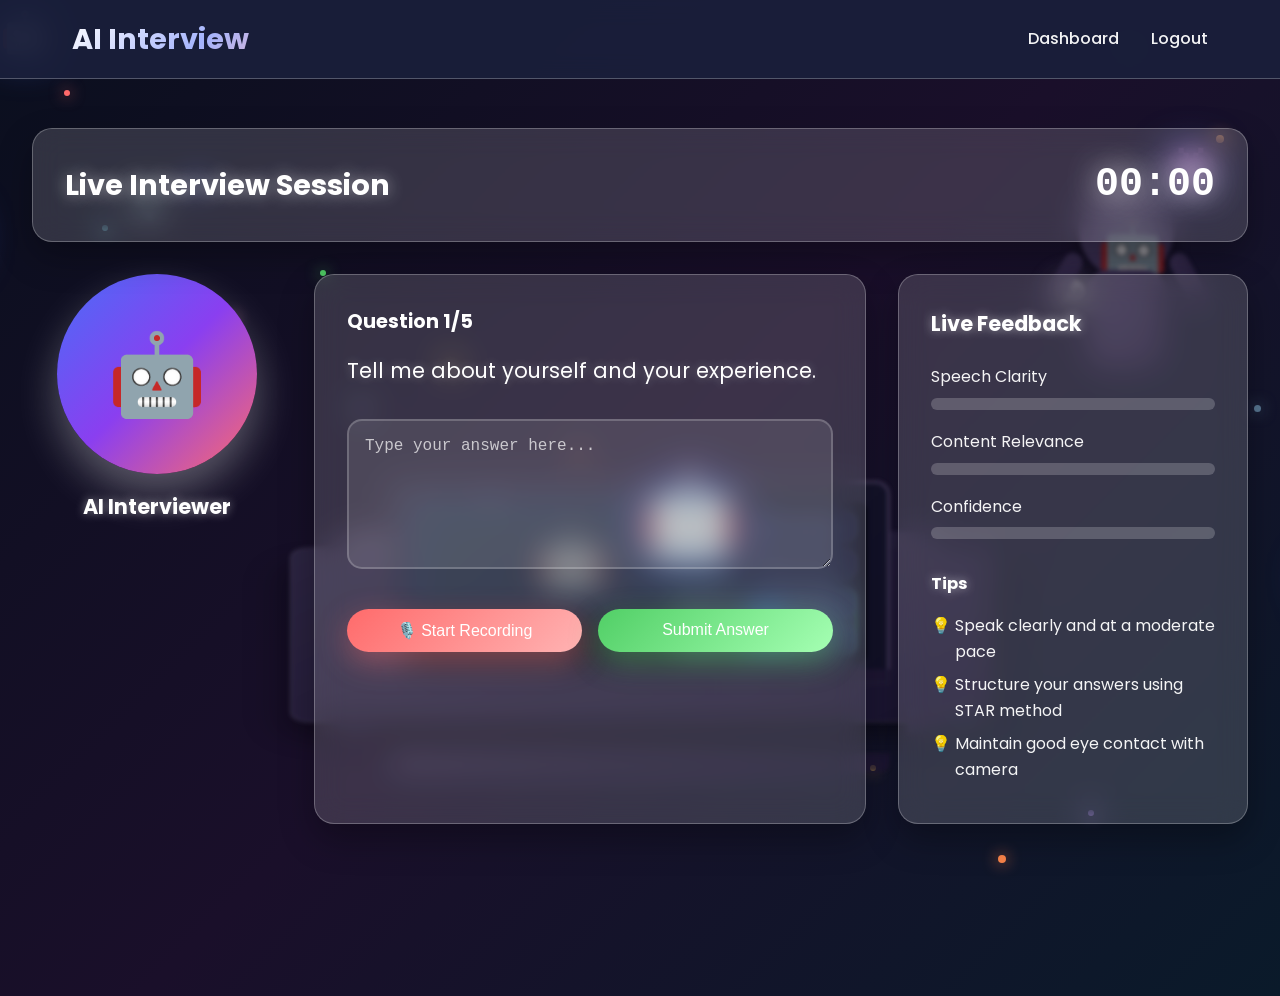
<file: interview.html>
<!DOCTYPE html>
<html lang="en">
<head>
    <meta charset="UTF-8">
    <meta name="viewport" content="width=device-width, initial-scale=1.0">
    <title>Interview Session - AI Interview Simulator</title>
    <link rel="stylesheet" href="css/style.css">
    <link href="https://fonts.googleapis.com/css2?family=Poppins:wght@300;400;500;600;700&display=swap" rel="stylesheet">
</head>
<body>
    <!-- Animated Interview Scene Background - Moving Robots and Colored Dots -->
    <div class="bg-3d">
        <!-- Moving Colored Dots Background -->
        <div class="dots-3d">
            <div class="dot"></div>
            <div class="dot"></div>
            <div class="dot"></div>
            <div class="dot"></div>
            <div class="dot"></div>
            <div class="dot"></div>
            <div class="dot"></div>
            <div class="dot"></div>
            <div class="dot"></div>
            <div class="dot"></div>
            <div class="dot"></div>
            <div class="dot"></div>
            <div class="dot"></div>
            <div class="dot"></div>
            <div class="dot"></div>
            <div class="dot"></div>
            <div class="dot"></div>
            <div class="dot"></div>
            <div class="dot"></div>
            <div class="dot"></div>
        </div>
        
        <!-- Moving Robots -->
        <div class="moving-robot robot-1">🤖</div>
        <div class="moving-robot robot-2">👾</div>
        <div class="moving-robot robot-3">🤖</div>
        <div class="moving-robot robot-small">🤖</div>
        <div class="moving-robot robot-small">👾</div>
        
        <!-- Robot Interview Scene - Less Blur -->
        <div class="robot-interview-scene">
            <div class="interview-room-blurred">
                <div class="desk-3d-blurred">
                    <div class="desk-top-blurred"></div>
                    <div class="desk-leg-blurred left"></div>
                    <div class="desk-leg-blurred right"></div>
                </div>
                <div class="laptop-3d-blurred">
                    <div class="laptop-screen-blurred">
                        <div class="video-call-blurred">
                            <div class="interviewer-video-blurred"></div>
                            <div class="candidate-video-blurred"></div>
                            <div class="chat-messages-blurred">
                                <div class="chat-bubble-blurred">Tell me about yourself</div>
                                <div class="chat-bubble-blurred">Why this role?</div>
                                <div class="chat-bubble-blurred">Your strengths?</div>
                                <div class="chat-bubble-blurred">Teamwork experience?</div>
                            </div>
                        </div>
                    </div>
                    <div class="laptop-base-blurred"></div>
                </div>
                <div class="robot-assistant-blurred">
                    <div class="robot-head-blurred"></div>
                    <div class="robot-body-blurred"></div>
                    <div class="robot-arm-blurred left"></div>
                    <div class="robot-arm-blurred right"></div>
                </div>
                <div class="floating-icons-blurred">
                    <div class="icon-3d-blurred">🎙️</div>
                    <div class="icon-3d-blurred">💬</div>
                </div>
            </div>
        </div>
    </div>

    <nav class="navbar">
        <div class="nav-container">
            <div class="logo">
                <h1>AI Interview<span>Smart</span></h1>
            </div>
            <div class="nav-menu">
                <a href="dashboard.html">Dashboard</a>
                <a href="#" id="logoutBtn">Logout</a>
            </div>
        </div>
    </nav>

    <div class="interview-container">
        <div class="interview-header glass-card">
            <h2>Live Interview Session</h2>
            <div class="interview-timer" id="timer">00:00</div>
        </div>

        <div class="interview-main">
            <!-- AI Avatar Section -->
            <div class="ai-avatar">
                <div class="avatar-circle">
                    <span class="avatar-emoji">🤖</span>
                </div>
                <h3>AI Interviewer</h3>
            </div>

            <!-- Question Section -->
            <div class="question-section glass-card">
                <div class="current-question">
                    <h3 id="questionHeader">Question 1/5</h3>
                    <p id="questionText">Tell me about yourself and your experience.</p>
                </div>

                <!-- Answer Section -->
                <div class="answer-section">
                    <textarea id="answerInput" placeholder="Type your answer here..."></textarea>
                    
                    <div class="answer-controls">
                        <button id="startRecording" class="btn-record">
                            <span class="record-icon">🎙️</span> Start Recording
                        </button>
                        <button id="submitAnswer" class="btn-submit">Submit Answer</button>
                    </div>

                    <div class="recording-status" id="recordingStatus" style="display: none;">
                        <span class="recording-dot"></span>
                        <span>Recording in progress... Speak clearly</span>
                    </div>
                </div>
            </div>

            <!-- Feedback Panel -->
            <div class="feedback-panel glass-card">
                <h3>Live Feedback</h3>
                <div class="feedback-metrics">
                    <div class="metric">
                        <label>Speech Clarity</label>
                        <div class="progress-bar">
                            <div class="progress" id="clarityProgress" style="width: 0%"></div>
                        </div>
                    </div>
                    <div class="metric">
                        <label>Content Relevance</label>
                        <div class="progress-bar">
                            <div class="progress" id="relevanceProgress" style="width: 0%"></div>
                        </div>
                    </div>
                    <div class="metric">
                        <label>Confidence</label>
                        <div class="progress-bar">
                            <div class="progress" id="confidenceProgress" style="width: 0%"></div>
                        </div>
                    </div>
                </div>
                <div class="feedback-tips">
                    <h4>Tips</h4>
                    <ul id="feedbackTips">
                        <li>Speak clearly and at a moderate pace</li>
                        <li>Structure your answers using STAR method</li>
                        <li>Maintain good eye contact with camera</li>
                    </ul>
                </div>
            </div>
        </div>
    </div>

    <!-- JavaScript Files -->
    <script src="js/auth.js"></script>
    <script src="js/interview.js"></script>
</body>
</html>
</file>
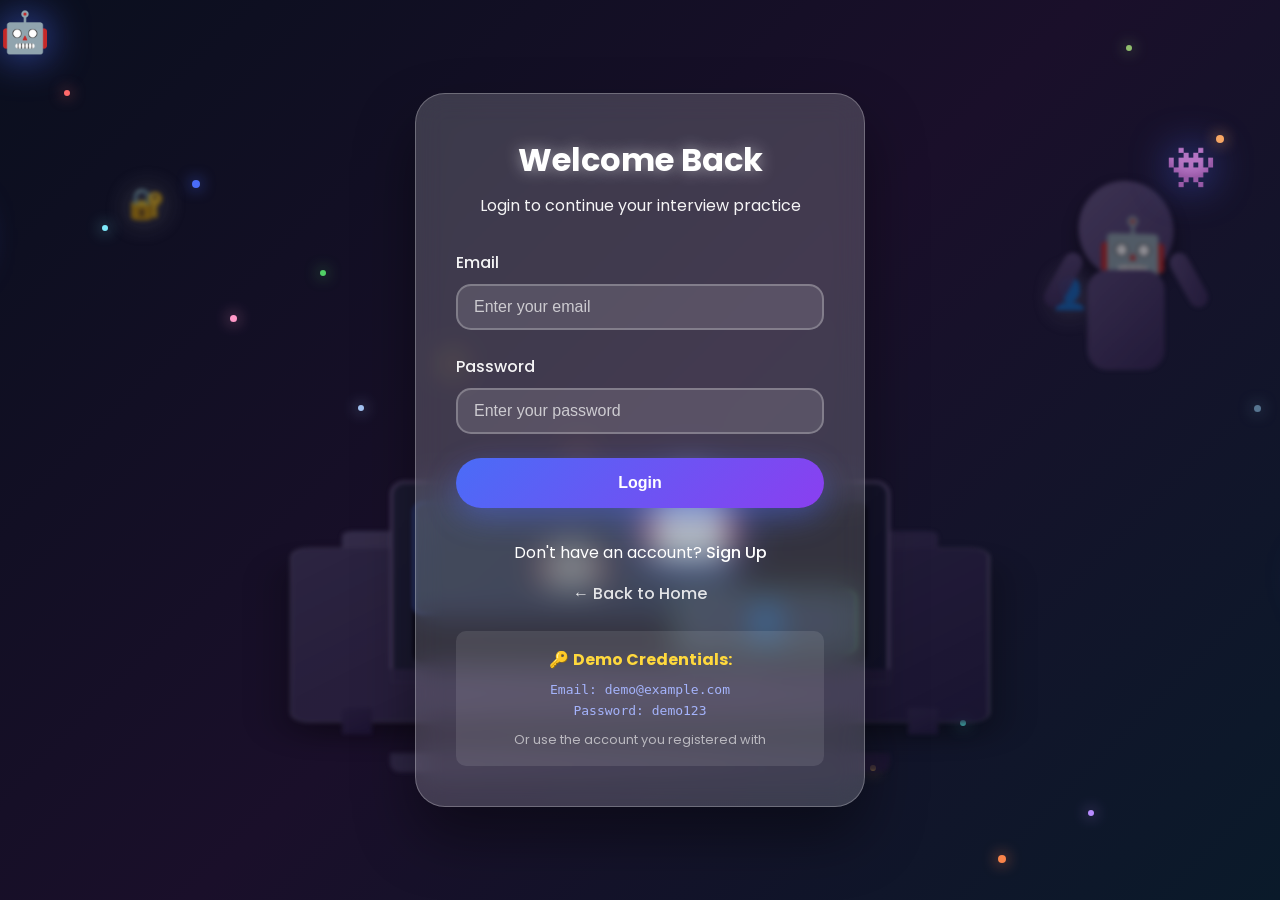
<file: login.html>
<!DOCTYPE html>
<html lang="en">
<head>
    <meta charset="UTF-8">
    <meta name="viewport" content="width=device-width, initial-scale=1.0">
    <title>Login - AI Interview Simulator</title>
    <link rel="stylesheet" href="css/style.css">
    <link href="https://fonts.googleapis.com/css2?family=Poppins:wght@300;400;500;600;700&display=swap" rel="stylesheet">
  
</head>
<body>
    <!-- Animated Interview Scene Background - Moving Robots and Colored Dots -->
    <div class="bg-3d">
        <!-- Moving Colored Dots Background -->
        <div class="dots-3d">
            <div class="dot"></div>
            <div class="dot"></div>
            <div class="dot"></div>
            <div class="dot"></div>
            <div class="dot"></div>
            <div class="dot"></div>
            <div class="dot"></div>
            <div class="dot"></div>
            <div class="dot"></div>
            <div class="dot"></div>
            <div class="dot"></div>
            <div class="dot"></div>
            <div class="dot"></div>
            <div class="dot"></div>
            <div class="dot"></div>
            <div class="dot"></div>
            <div class="dot"></div>
            <div class="dot"></div>
            <div class="dot"></div>
            <div class="dot"></div>
        </div>
        
        <!-- Moving Robots -->
        <div class="moving-robot robot-1">🤖</div>
        <div class="moving-robot robot-2">👾</div>
        <div class="moving-robot robot-3">🤖</div>
        <div class="moving-robot robot-small">🤖</div>
        <div class="moving-robot robot-small">👾</div>
        
        <!-- Robot Interview Scene - Less Blur -->
        <div class="robot-interview-scene">
            <div class="interview-room-blurred">
                <div class="desk-3d-blurred">
                    <div class="desk-top-blurred"></div>
                    <div class="desk-leg-blurred left"></div>
                    <div class="desk-leg-blurred right"></div>
                </div>
                <div class="laptop-3d-blurred">
                    <div class="laptop-screen-blurred">
                        <div class="video-call-blurred">
                            <div class="interviewer-video-blurred"></div>
                            <div class="candidate-video-blurred"></div>
                        </div>
                    </div>
                    <div class="laptop-base-blurred"></div>
                </div>
                <div class="robot-assistant-blurred">
                    <div class="robot-head-blurred"></div>
                    <div class="robot-body-blurred"></div>
                    <div class="robot-arm-blurred left"></div>
                    <div class="robot-arm-blurred right"></div>
                </div>
                <div class="floating-icons-blurred">
                    <div class="icon-3d-blurred">🔐</div>
                    <div class="icon-3d-blurred">👤</div>
                </div>
            </div>
        </div>
    </div>

    <div class="auth-container">
        <div class="auth-box glass-card">
            <div class="auth-header">
                <h2>Welcome Back</h2>
                <p>Login to continue your interview practice</p>
            </div>
            
            <form id="loginForm" class="auth-form">
                <div class="form-group">
                    <label for="email">Email</label>
                    <input type="email" id="email" name="email" required placeholder="Enter your email">
                </div>
                <div class="form-group">
                    <label for="password">Password</label>
                    <input type="password" id="password" name="password" required placeholder="Enter your password">
                </div>
                
                <!-- Loading Spinner (hidden by default) -->
                <div id="loginLoading" class="loading-spinner" style="display: none; margin: 1rem auto;"></div>
                
                <button type="submit" class="btn-auth" id="loginBtn">Login</button>
            </form>
            
            <div class="auth-footer">
                <p>Don't have an account? <a href="register.html">Sign Up</a></p>
                <a href="index.html" class="back-home">← Back to Home</a>
            </div>

            <!-- Demo Credentials for testing -->
            <div class="demo-credentials" style="margin-top: 1.5rem; padding: 1rem; background: rgba(255,255,255,0.1); border-radius: 10px; text-align: center;">
                <p style="color: #ffd93d; margin-bottom: 0.5rem;">🔑 <strong>Demo Credentials:</strong></p>
                <code style="display: block; color: #a5b4fc;">Email: demo@example.com</code>
                <code style="display: block; color: #a5b4fc;">Password: demo123</code>
                <p style="font-size: 0.8rem; margin-top: 0.5rem; color: rgba(255,255,255,0.6);">Or use the account you registered with</p>
            </div>
        </div>
    </div>
    
    <!-- Toast Notification for errors/success -->
    <div id="toast" class="toast" style="display: none;"></div>
    
    <script src="js/auth.js"></script>
</body>
</html>
</file>
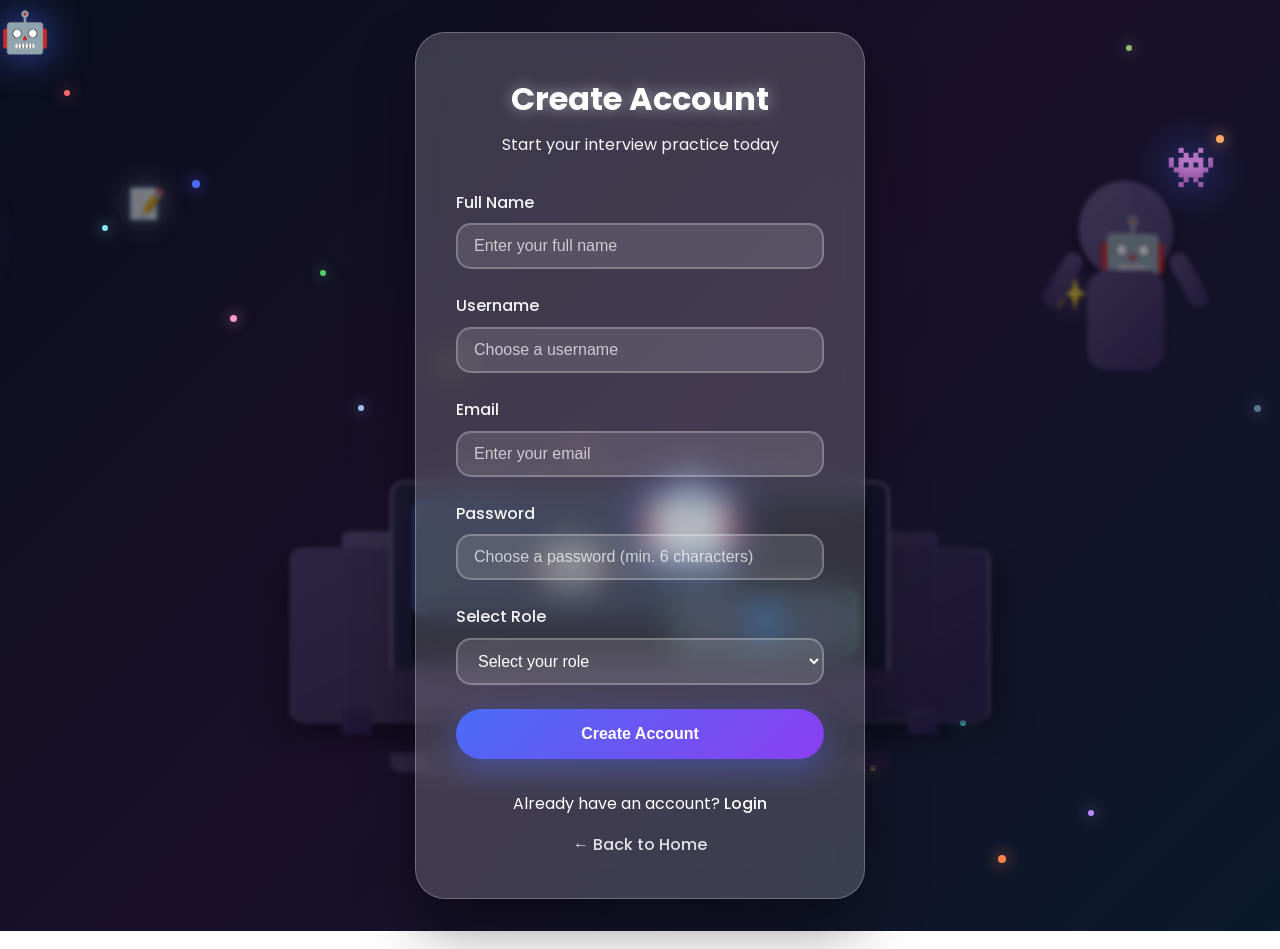
<file: register.html>
<!DOCTYPE html>
<html lang="en">
<head>
    <meta charset="UTF-8">
    <meta name="viewport" content="width=device-width, initial-scale=1.0">
    <title>Register - AI Interview Simulator</title>
    <link rel="stylesheet" href="css/style.css">
    <link href="https://fonts.googleapis.com/css2?family=Poppins:wght@300;400;500;600;700&display=swap" rel="stylesheet">
</head>
<body>
    <!-- Animated Interview Scene Background - Moving Robots and Colored Dots -->
    <div class="bg-3d">
        <!-- Moving Colored Dots Background -->
        <div class="dots-3d">
            <div class="dot"></div>
            <div class="dot"></div>
            <div class="dot"></div>
            <div class="dot"></div>
            <div class="dot"></div>
            <div class="dot"></div>
            <div class="dot"></div>
            <div class="dot"></div>
            <div class="dot"></div>
            <div class="dot"></div>
            <div class="dot"></div>
            <div class="dot"></div>
            <div class="dot"></div>
            <div class="dot"></div>
            <div class="dot"></div>
            <div class="dot"></div>
            <div class="dot"></div>
            <div class="dot"></div>
            <div class="dot"></div>
            <div class="dot"></div>
        </div>
        
        <!-- Moving Robots -->
        <div class="moving-robot robot-1">🤖</div>
        <div class="moving-robot robot-2">👾</div>
        <div class="moving-robot robot-3">🤖</div>
        <div class="moving-robot robot-small">🤖</div>
        <div class="moving-robot robot-small">👾</div>
        
        <!-- Robot Interview Scene - Less Blur -->
        <div class="robot-interview-scene">
            <div class="interview-room-blurred">
                <div class="desk-3d-blurred">
                    <div class="desk-top-blurred"></div>
                    <div class="desk-leg-blurred left"></div>
                    <div class="desk-leg-blurred right"></div>
                </div>
                <div class="laptop-3d-blurred">
                    <div class="laptop-screen-blurred">
                        <div class="video-call-blurred">
                            <div class="interviewer-video-blurred"></div>
                            <div class="candidate-video-blurred"></div>
                        </div>
                    </div>
                    <div class="laptop-base-blurred"></div>
                </div>
                <div class="robot-assistant-blurred">
                    <div class="robot-head-blurred"></div>
                    <div class="robot-body-blurred"></div>
                    <div class="robot-arm-blurred left"></div>
                    <div class="robot-arm-blurred right"></div>
                </div>
                <div class="floating-icons-blurred">
                    <div class="icon-3d-blurred">📝</div>
                    <div class="icon-3d-blurred">✨</div>
                </div>
            </div>
        </div>
    </div>

    <div class="auth-container">
        <div class="auth-box glass-card">
            <div class="auth-header">
                <h2>Create Account</h2>
                <p>Start your interview practice today</p>
            </div>
            <form id="registerForm" class="auth-form">
                <div class="form-group">
                    <label for="fullName">Full Name</label>
                    <input type="text" id="fullName" name="fullName" required placeholder="Enter your full name">
                </div>
                <div class="form-group">
                    <label for="username">Username</label>
                    <input type="text" id="username" name="username" required placeholder="Choose a username">
                </div>
                <div class="form-group">
                    <label for="email">Email</label>
                    <input type="email" id="email" name="email" required placeholder="Enter your email">
                </div>
                <div class="form-group">
                    <label for="password">Password</label>
                    <input type="password" id="password" name="password" required placeholder="Choose a password (min. 6 characters)" minlength="6">
                </div>
                <div class="form-group">
                    <label for="role">Select Role</label>
                    <select id="role" name="role" required>
                        <option value="" disabled selected>Select your role</option>
                        <option value="job_seeker">Job Seeker</option>
                        <option value="hiring_manager">Hiring Manager</option>
                    </select>
                </div>
                <button type="submit" class="btn-auth" id="registerBtn">Create Account</button>
            </form>
            <div class="auth-footer">
                <p>Already have an account? <a href="login.html">Login</a></p>
                <a href="index.html" class="back-home">← Back to Home</a>
            </div>
        </div>
    </div>
    
    <!-- Toast Notification for errors/success -->
    <div id="toast" class="toast" style="display: none;"></div>
    
    <script src="js/auth.js"></script>
</body>
</html>
</file>
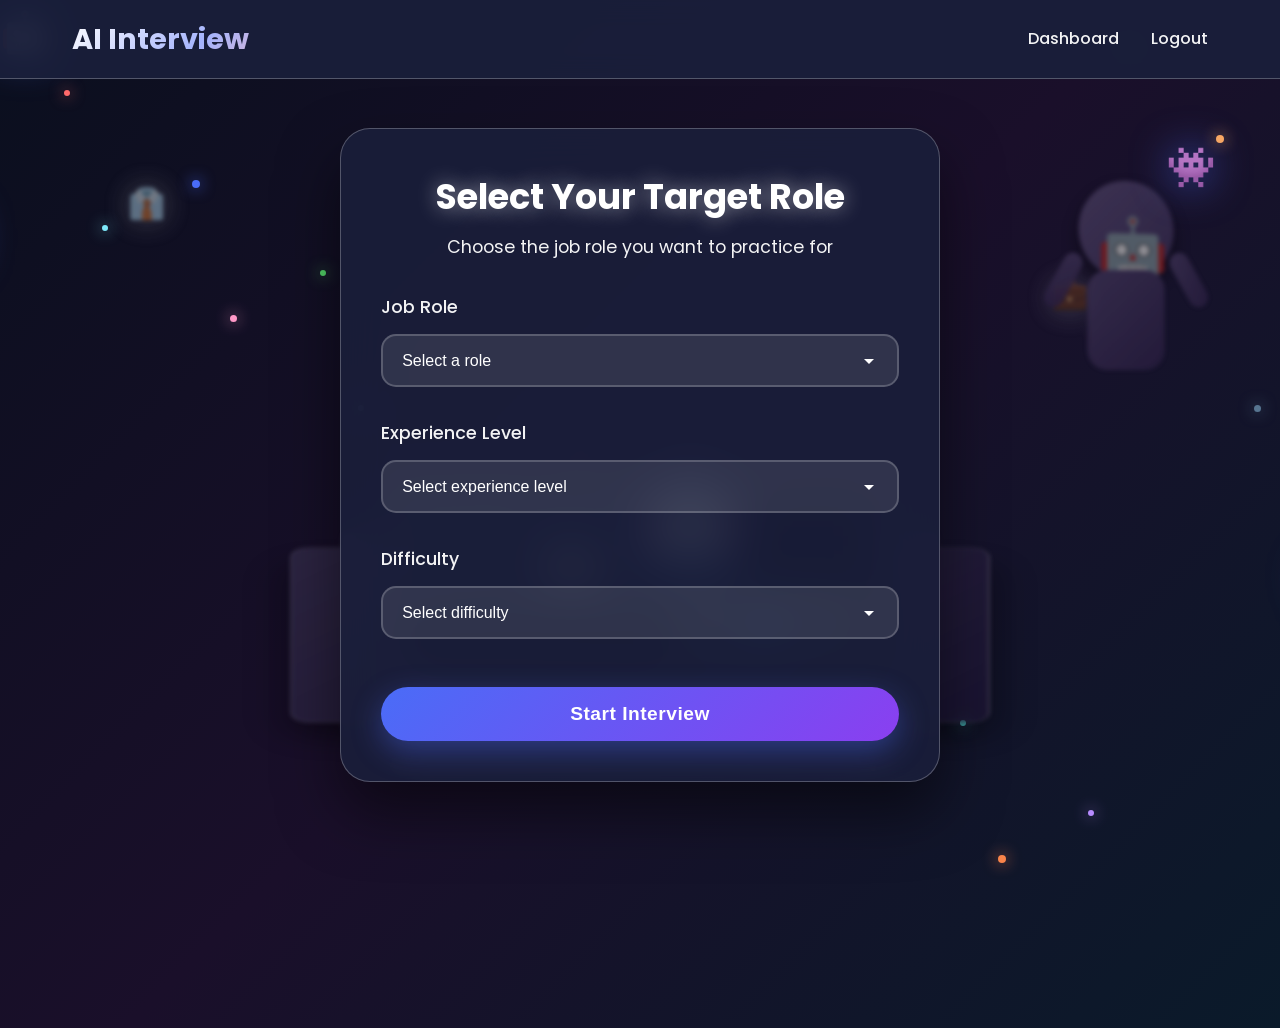
<file: role-select.html>
<!DOCTYPE html>
<html lang="en">
<head>
    <meta charset="UTF-8">
    <meta name="viewport" content="width=device-width, initial-scale=1.0">
    <title>Select Role - AI Interview Simulator</title>
    <link rel="stylesheet" href="css/style.css">
    <link href="https://fonts.googleapis.com/css2?family=Poppins:wght@300;400;500;600;700&display=swap" rel="stylesheet">
</head>
<body>
    <!-- Animated Interview Scene Background - Moving Robots and Colored Dots -->
    <div class="bg-3d">
        <!-- Moving Colored Dots Background -->
        <div class="dots-3d">
            <div class="dot"></div>
            <div class="dot"></div>
            <div class="dot"></div>
            <div class="dot"></div>
            <div class="dot"></div>
            <div class="dot"></div>
            <div class="dot"></div>
            <div class="dot"></div>
            <div class="dot"></div>
            <div class="dot"></div>
            <div class="dot"></div>
            <div class="dot"></div>
            <div class="dot"></div>
            <div class="dot"></div>
            <div class="dot"></div>
            <div class="dot"></div>
            <div class="dot"></div>
            <div class="dot"></div>
            <div class="dot"></div>
            <div class="dot"></div>
        </div>
        
        <!-- Moving Robots -->
        <div class="moving-robot robot-1">🤖</div>
        <div class="moving-robot robot-2">👾</div>
        <div class="moving-robot robot-3">🤖</div>
        <div class="moving-robot robot-small">🤖</div>
        <div class="moving-robot robot-small">👾</div>
        
        <!-- Robot Interview Scene - Less Blur -->
        <div class="robot-interview-scene">
            <div class="interview-room-blurred">
                <div class="desk-3d-blurred">
                    <div class="desk-top-blurred"></div>
                    <div class="desk-leg-blurred left"></div>
                    <div class="desk-leg-blurred right"></div>
                </div>
                <div class="laptop-3d-blurred">
                    <div class="laptop-screen-blurred">
                        <div class="video-call-blurred">
                            <div class="interviewer-video-blurred"></div>
                            <div class="candidate-video-blurred"></div>
                        </div>
                    </div>
                    <div class="laptop-base-blurred"></div>
                </div>
                <div class="robot-assistant-blurred">
                    <div class="robot-head-blurred"></div>
                    <div class="robot-body-blurred"></div>
                    <div class="robot-arm-blurred left"></div>
                    <div class="robot-arm-blurred right"></div>
                </div>
                <div class="floating-icons-blurred">
                    <div class="icon-3d-blurred">👔</div>
                    <div class="icon-3d-blurred">💼</div>
                </div>
            </div>
        </div>
    </div>

    <nav class="navbar">
        <div class="nav-container">
            <div class="logo">
                <h1>AI Interview<span>Smart</span></h1>
            </div>
            <div class="nav-menu">
                <a href="dashboard.html">Dashboard</a>
                <a href="#" id="logoutBtn">Logout</a>
            </div>
        </div>
    </nav>

    <div class="role-select-container glass-card">
        <h2>Select Your Target Role</h2>
        <p>Choose the job role you want to practice for</p>
        
        <form id="roleForm" class="role-form">
            <div class="form-group">
                <label for="jobRole">Job Role</label>
                <select id="jobRole" name="jobRole" required>
                    <option value="" disabled selected>Select a role</option>
                    <option value="frontend">Frontend Developer</option>
                    <option value="backend">Backend Developer</option>
                    <option value="fullstack">Full Stack Developer</option>
                    <option value="devops">DevOps Engineer</option>
                    <option value="data">Data Scientist</option>
                    <option value="product">Product Manager</option>
                </select>
            </div>
            
            <div class="form-group">
                <label for="experience">Experience Level</label>
                <select id="experience" name="experience" required>
                    <option value="" disabled selected>Select experience level</option>
                    <option value="entry">Entry Level (0-2 years)</option>
                    <option value="mid">Mid Level (3-5 years)</option>
                    <option value="senior">Senior Level (6+ years)</option>
                </select>
            </div>
            
            <div class="form-group">
                <label for="difficulty">Difficulty</label>
                <select id="difficulty" name="difficulty" required>
                    <option value="" disabled selected>Select difficulty</option>
                    <option value="easy">Easy</option>
                    <option value="medium">Medium</option>
                    <option value="hard">Hard</option>
                </select>
            </div>
            
            <button type="submit" class="btn-start">Start Interview</button>
        </form>
    </div>

    <script src="js/auth.js"></script>
    <script>
        document.getElementById('roleForm').addEventListener('submit', function(e) {
            e.preventDefault();
            window.location.href = 'interview.html';
        });
    </script>
</body>
</html>
</file>
<file: css/style.css>
/* ===== CSS Variables & Reset ===== */
:root {
    --primary-blue: #4a6cf7;
    --primary-purple: #8a3ff0;
    --primary-red: #ff6b6b;
    --primary-green: #51cf66;
    --primary-yellow: #ffd93d;
    --primary-orange: #ff8c42;
    --bg-dark: #0a0f1e;
    --bg-darker: #050a15;
    --bg-card: rgba(255, 255, 255, 0.1);
    --text-light: #ffffff;
    --text-gray: rgba(255, 255, 255, 0.7);
    --shadow-color: rgba(0, 0, 0, 0.3);
    --transition: all 0.3s ease;
}

* {
    margin: 0;
    padding: 0;
    box-sizing: border-box;
}

body {
    font-family: 'Poppins', sans-serif;
    line-height: 1.6;
    color: #fff;
    min-height: 100vh;
    position: relative;
    overflow-x: hidden;
    background: linear-gradient(135deg, #0a0f1e 0%, #1a0f2a 50%, #0a1a2a 100%);
}

/* ===== Animated Background - Moving Robots and Colored Dots ===== */
.bg-3d {
    position: fixed;
    top: 0;
    left: 0;
    width: 100%;
    height: 100%;
    z-index: -1;
    overflow: hidden;
    perspective: 2000px;
}

/* Moving Colored Dots Background */
.dots-3d {
    position: absolute;
    width: 100%;
    height: 100%;
    transform-style: preserve-3d;
    animation: dotsRotate 40s linear infinite;
}

.dot {
    position: absolute;
    width: 6px;
    height: 6px;
    border-radius: 50%;
    box-shadow: 0 0 15px currentColor;
    animation: dotFloat 12s ease-in-out infinite;
}

/* Different colors for dots */
.dot:nth-child(1) { background: #ff6b6b; color: #ff6b6b; top: 10%; left: 5%; animation-delay: 0s; }
.dot:nth-child(2) { background: #4a6cf7; color: #4a6cf7; top: 20%; left: 15%; width: 8px; height: 8px; animation-delay: 1s; }
.dot:nth-child(3) { background: #51cf66; color: #51cf66; top: 30%; left: 25%; animation-delay: 2s; }
.dot:nth-child(4) { background: #ffd93d; color: #ffd93d; top: 40%; left: 35%; width: 7px; height: 7px; animation-delay: 3s; }
.dot:nth-child(5) { background: #ff8c42; color: #ff8c42; top: 50%; left: 45%; animation-delay: 4s; }
.dot:nth-child(6) { background: #a463f5; color: #a463f5; top: 60%; left: 55%; width: 9px; height: 9px; animation-delay: 5s; }
.dot:nth-child(7) { background: #ff6b9d; color: #ff6b9d; top: 70%; left: 65%; animation-delay: 6s; }
.dot:nth-child(8) { background: #4ac7c7; color: #4ac7c7; top: 80%; left: 75%; width: 6px; height: 6px; animation-delay: 7s; }
.dot:nth-child(9) { background: #b88cff; color: #b88cff; top: 90%; left: 85%; animation-delay: 8s; }
.dot:nth-child(10) { background: #ffaa5e; color: #ffaa5e; top: 15%; left: 95%; width: 8px; height: 8px; animation-delay: 9s; }
.dot:nth-child(11) { background: #7ee8fa; color: #7ee8fa; top: 25%; left: 8%; animation-delay: 10s; }
.dot:nth-child(12) { background: #ff99c8; color: #ff99c8; top: 35%; left: 18%; width: 7px; height: 7px; animation-delay: 11s; }
.dot:nth-child(13) { background: #a3c4f3; color: #a3c4f3; top: 45%; left: 28%; animation-delay: 12s; }
.dot:nth-child(14) { background: #cfbaf0; color: #cfbaf0; top: 55%; left: 38%; width: 9px; height: 9px; animation-delay: 13s; }
.dot:nth-child(15) { background: #f1c0e8; color: #f1c0e8; top: 65%; left: 48%; animation-delay: 14s; }
.dot:nth-child(16) { background: #b9f5d8; color: #b9f5d8; top: 75%; left: 58%; width: 6px; height: 6px; animation-delay: 15s; }
.dot:nth-child(17) { background: #f9c74f; color: #f9c74f; top: 85%; left: 68%; animation-delay: 16s; }
.dot:nth-child(18) { background: #f9844a; color: #f9844a; top: 95%; left: 78%; width: 8px; height: 8px; animation-delay: 17s; }
.dot:nth-child(19) { background: #90be6d; color: #90be6d; top: 5%; left: 88%; animation-delay: 18s; }
.dot:nth-child(20) { background: #577590; color: #577590; top: 45%; left: 98%; width: 7px; height: 7px; animation-delay: 19s; }
.dot:nth-child(21) { background: #f94144; color: #f94144; top: 55%; left: 2%; animation-delay: 20s; }
.dot:nth-child(22) { background: #f3722c; color: #f3722c; top: 65%; left: 12%; width: 9px; height: 9px; animation-delay: 21s; }
.dot:nth-child(23) { background: #f8961e; color: #f8961e; top: 75%; left: 22%; animation-delay: 22s; }
.dot:nth-child(24) { background: #f9844a; color: #f9844a; top: 85%; left: 32%; width: 6px; height: 6px; animation-delay: 23s; }
.dot:nth-child(25) { background: #f9c74f; color: #f9c74f; top: 95%; left: 42%; animation-delay: 24s; }
.dot:nth-child(26) { background: #90be6d; color: #90be6d; top: 8%; left: 52%; width: 8px; height: 8px; animation-delay: 25s; }
.dot:nth-child(27) { background: #577590; color: #577590; top: 18%; left: 62%; animation-delay: 26s; }
.dot:nth-child(28) { background: #4d908e; color: #4d908e; top: 28%; left: 72%; width: 7px; height: 7px; animation-delay: 27s; }
.dot:nth-child(29) { background: #277da1; color: #277da1; top: 38%; left: 82%; animation-delay: 28s; }
.dot:nth-child(30) { background: #f94144; color: #f94144; top: 48%; left: 92%; width: 9px; height: 9px; animation-delay: 29s; }

/* Moving Robots */
.moving-robot {
    position: absolute;
    font-size: 60px;
    filter: drop-shadow(0 0 20px rgba(74, 108, 247, 0.8));
    animation: moveRobot 20s linear infinite;
    z-index: 2;
}

.robot-1 {
    top: 20%;
    left: -100px;
    animation: moveRobotHorizontal 25s linear infinite;
}

.robot-2 {
    bottom: 30%;
    right: -100px;
    animation: moveRobotHorizontal 30s linear infinite reverse;
}

.robot-3 {
    top: 50%;
    left: 50%;
    animation: moveRobotCircle 20s ease-in-out infinite;
    font-size: 80px;
}

.robot-4 {
    top: 70%;
    left: -100px;
    animation: moveRobotDiagonal 22s linear infinite;
}

.robot-5 {
    bottom: 10%;
    right: -100px;
    animation: moveRobotDiagonal 28s linear infinite reverse;
}

.robot-small {
    font-size: 40px;
    animation: moveRobotRandom 15s ease-in-out infinite;
}

.robot-small:nth-child(6) { top: 15%; right: 5%; animation-delay: 0s; }
.robot-small:nth-child(7) { bottom: 40%; left: 10%; animation-delay: 3s; }
.robot-small:nth-child(8) { top: 60%; right: 15%; animation-delay: 6s; }
.robot-small:nth-child(9) { bottom: 20%; left: 20%; animation-delay: 9s; }
.robot-small:nth-child(10) { top: 80%; right: 25%; animation-delay: 12s; }

/* Robot Animations */
@keyframes moveRobotHorizontal {
    0% { transform: translateX(-100px) translateZ(50px) rotate(0deg); }
    25% { transform: translateX(25vw) translateZ(100px) rotate(10deg); }
    50% { transform: translateX(50vw) translateZ(150px) rotate(0deg); }
    75% { transform: translateX(75vw) translateZ(100px) rotate(-10deg); }
    100% { transform: translateX(110vw) translateZ(50px) rotate(0deg); }
}

@keyframes moveRobotCircle {
    0% { transform: translate(-50%, -50%) rotate(0deg) translateZ(100px); }
    25% { transform: translate(-30%, -70%) rotate(90deg) translateZ(200px); }
    50% { transform: translate(30%, -50%) rotate(180deg) translateZ(150px); }
    75% { transform: translate(30%, -30%) rotate(270deg) translateZ(250px); }
    100% { transform: translate(-50%, -50%) rotate(360deg) translateZ(100px); }
}

@keyframes moveRobotDiagonal {
    0% { transform: translate(-100px, -100px) translateZ(50px); }
    25% { transform: translate(25vw, 25vh) translateZ(150px); }
    50% { transform: translate(50vw, 50vh) translateZ(200px); }
    75% { transform: translate(75vw, 75vh) translateZ(150px); }
    100% { transform: translate(110vw, 110vh) translateZ(50px); }
}

@keyframes moveRobotRandom {
    0% { transform: translate(0, 0) rotate(0deg) translateZ(50px); }
    20% { transform: translate(50px, -30px) rotate(30deg) translateZ(120px); }
    40% { transform: translate(-40px, 60px) rotate(-20deg) translateZ(80px); }
    60% { transform: translate(70px, 20px) rotate(45deg) translateZ(180px); }
    80% { transform: translate(-30px, -50px) rotate(-30deg) translateZ(140px); }
    100% { transform: translate(0, 0) rotate(0deg) translateZ(50px); }
}

/* Robot Interview Scene */
.robot-interview-scene {
    position: absolute;
    width: 100%;
    height: 100%;
    filter: blur(2px) brightness(0.7);
    transform-style: preserve-3d;
    opacity: 0.85;
}

.interview-room-blurred {
    position: absolute;
    width: 100%;
    height: 100%;
    transform-style: preserve-3d;
    animation: roomRotateBlurred 50s ease-in-out infinite;
}

/* 3D Desk */
.desk-3d-blurred {
    position: absolute;
    bottom: 10%;
    left: 50%;
    transform: translateX(-50%) translateZ(100px) rotateX(60deg);
    width: 700px;
    height: 350px;
    background: linear-gradient(135deg, #4a3f6a, #2a1f4a);
    border-radius: 20px;
    box-shadow: 0 30px 50px rgba(0,0,0,0.5);
    border: 2px solid rgba(255,255,255,0.2);
    animation: deskFloatBlurred 10s ease-in-out infinite;
    opacity: 0.9;
}

.desk-top-blurred {
    position: absolute;
    top: -20px;
    left: 50px;
    right: 50px;
    height: 40px;
    background: linear-gradient(135deg, #5a4f7a, #3a2f5a);
    border-radius: 10px 10px 0 0;
    transform: rotateX(-30deg) translateY(-20px);
}

.desk-leg-blurred {
    position: absolute;
    bottom: -30px;
    width: 30px;
    height: 60px;
    background: linear-gradient(135deg, #3a2f5a, #2a1f4a);
    transform: rotateX(30deg);
}

.desk-leg-blurred.left { left: 50px; }
.desk-leg-blurred.right { right: 50px; }

/* 3D Laptop */
.laptop-3d-blurred {
    position: absolute;
    bottom: 15%;
    left: 50%;
    transform: translateX(-50%) translateZ(150px) rotateX(10deg);
    width: 500px;
    height: 300px;
    animation: laptopFloatBlurred 8s ease-in-out infinite;
}

.laptop-screen-blurred {
    position: absolute;
    width: 100%;
    height: 220px;
    background: linear-gradient(135deg, #2a2a4a, #1a1a3a);
    border-radius: 15px 15px 0 0;
    border: 3px solid #6a5a8a;
    transform: rotateX(-20deg) translateZ(20px);
    overflow: hidden;
}

.laptop-base-blurred {
    position: absolute;
    bottom: -10px;
    width: 100%;
    height: 20px;
    background: linear-gradient(135deg, #4a3f6a, #2a1f4a);
    border-radius: 0 0 10px 10px;
}

.video-call-blurred {
    position: absolute;
    top: 20px;
    left: 20px;
    right: 20px;
    bottom: 20px;
    background: #0a0a1a;
    border-radius: 10px;
    overflow: hidden;
}

.interviewer-video-blurred {
    position: absolute;
    top: 0;
    left: 0;
    width: 70%;
    height: 70%;
    background: linear-gradient(135deg, #2a3a5a, #1a2a4a);
    border: 2px solid #4a6cf7;
    border-radius: 10px;
    animation: videoPulseBlurred 4s ease-in-out infinite;
}

.interviewer-video-blurred::before {
    content: '🤖';
    position: absolute;
    font-size: 60px;
    top: 50%;
    left: 50%;
    transform: translate(-50%, -50%);
    animation: botTalk 2s ease-in-out infinite;
}

.candidate-video-blurred {
    position: absolute;
    bottom: 10px;
    right: 10px;
    width: 40%;
    height: 40%;
    background: linear-gradient(135deg, #3a4a6a, #2a3a5a);
    border: 2px solid #51cf66;
    border-radius: 10px;
}

.candidate-video-blurred::before {
    content: '👤';
    position: absolute;
    font-size: 40px;
    top: 50%;
    left: 50%;
    transform: translate(-50%, -50%);
}

/* Chat Messages */
.chat-messages-blurred {
    position: absolute;
    top: 10px;
    right: 10px;
    width: 25%;
    height: 90%;
    display: flex;
    flex-direction: column;
    gap: 8px;
}

.chat-bubble-blurred {
    background: rgba(74, 108, 247, 0.3);
    backdrop-filter: blur(2px);
    padding: 6px 10px;
    border-radius: 12px;
    font-size: 12px;
    color: white;
    border: 1px solid rgba(255,255,255,0.3);
    animation: chatAppearBlurred 0.5s ease-out;
    white-space: nowrap;
    overflow: hidden;
    text-overflow: ellipsis;
}

.chat-bubble-blurred:nth-child(1) { animation-delay: 0s; }
.chat-bubble-blurred:nth-child(2) { animation-delay: 2s; }
.chat-bubble-blurred:nth-child(3) { animation-delay: 4s; }
.chat-bubble-blurred:nth-child(4) { animation-delay: 6s; }

/* Robot Assistant */
.robot-assistant-blurred {
    position: absolute;
    right: 5%;
    top: 20%;
    transform: translateZ(200px) rotateY(-15deg);
    width: 180px;
    height: 220px;
    animation: robotFloatBlurred 12s ease-in-out infinite;
    opacity: 0.9;
}

.robot-head-blurred {
    width: 100px;
    height: 100px;
    background: linear-gradient(135deg, #6a5a8a, #4a3a6a);
    border-radius: 50%;
    margin: 0 auto;
    transform: rotateX(10deg) rotateY(10deg);
    box-shadow: 0 10px 20px rgba(0,0,0,0.5);
}

.robot-head-blurred::before {
    content: '🤖';
    position: absolute;
    font-size: 60px;
    top: 20px;
    left: 20px;
}

.robot-body-blurred {
    width: 80px;
    height: 100px;
    background: linear-gradient(135deg, #5a4a7a, #3a2a5a);
    margin: 0 auto;
    border-radius: 20px;
    transform: translateY(-10px) rotateX(5deg);
}

.robot-arm-blurred {
    position: absolute;
    width: 20px;
    height: 60px;
    background: linear-gradient(135deg, #5a4a7a, #3a2a5a);
    border-radius: 10px;
    top: 70px;
}

.robot-arm-blurred.left {
    left: 15px;
    transform: rotate(30deg);
    animation: armMoveLeft 3s ease-in-out infinite;
}

.robot-arm-blurred.right {
    right: 15px;
    transform: rotate(-30deg);
    animation: armMoveRight 3s ease-in-out infinite;
}

/* Chairs */
.chair-3d-blurred {
    position: absolute;
    bottom: 15%;
    width: 120px;
    height: 180px;
    transform: translateZ(50px) rotateY(20deg);
    animation: chairFloatBlurred 9s ease-in-out infinite;
    opacity: 0.9;
}

.chair-3d-blurred.left {
    left: 25%;
}

.chair-3d-blurred.right {
    right: 25%;
    transform: translateZ(50px) rotateY(-20deg);
    animation-delay: -4s;
}

.chair-seat-blurred {
    width: 120px;
    height: 70px;
    background: linear-gradient(135deg, #4a3f6a, #2a1f4a);
    border-radius: 10px;
    transform: rotateX(30deg);
}

.chair-back-blurred {
    width: 120px;
    height: 100px;
    background: linear-gradient(135deg, #5a4f7a, #3a2f5a);
    border-radius: 10px;
    transform: rotateX(10deg) translateY(-20px) translateZ(10px);
}

/* Floating Icons */
.floating-icons-blurred {
    position: absolute;
    width: 100%;
    height: 100%;
    transform-style: preserve-3d;
    opacity: 0.8;
}

.icon-3d-blurred {
    position: absolute;
    font-size: 30px;
    filter: drop-shadow(0 0 15px rgba(255,255,255,0.5));
    transform: translateZ(100px);
    animation: iconFloatBlurred 10s ease-in-out infinite;
}

.icon-3d-blurred:nth-child(1) { top: 20%; left: 10%; animation-delay: 0s; }
.icon-3d-blurred:nth-child(2) { top: 30%; right: 15%; animation-delay: 2s; }
.icon-3d-blurred:nth-child(3) { bottom: 40%; left: 20%; animation-delay: 4s; }
.icon-3d-blurred:nth-child(4) { bottom: 30%; right: 25%; animation-delay: 6s; }
.icon-3d-blurred:nth-child(5) { top: 50%; left: 40%; animation-delay: 8s; }
.icon-3d-blurred:nth-child(6) { top: 60%; right: 40%; animation-delay: 10s; }
.icon-3d-blurred:nth-child(7) { bottom: 20%; left: 60%; animation-delay: 12s; }
.icon-3d-blurred:nth-child(8) { bottom: 50%; right: 60%; animation-delay: 14s; }

/* Scene Animations */
@keyframes roomRotateBlurred {
    0%, 100% { transform: rotateX(0deg) rotateY(0deg) scale(1); }
    25% { transform: rotateX(2deg) rotateY(2deg) scale(1.02); }
    50% { transform: rotateX(-2deg) rotateY(-2deg) scale(1.05); }
    75% { transform: rotateX(2deg) rotateY(-2deg) scale(1.02); }
}

@keyframes deskFloatBlurred {
    0%, 100% { transform: translateX(-50%) translateZ(100px) rotateX(60deg) translateY(0); }
    50% { transform: translateX(-50%) translateZ(120px) rotateX(58deg) translateY(-10px); }
}

@keyframes laptopFloatBlurred {
    0%, 100% { transform: translateX(-50%) translateZ(150px) rotateX(10deg) translateY(0); }
    50% { transform: translateX(-50%) translateZ(170px) rotateX(8deg) translateY(-15px); }
}

@keyframes videoPulseBlurred {
    0%, 100% { border-color: #4a6cf7; box-shadow: 0 0 20px #4a6cf7; }
    50% { border-color: #8a3ff0; box-shadow: 0 0 40px #8a3ff0; }
}

@keyframes botTalk {
    0%, 100% { transform: translate(-50%, -50%) scale(1); }
    50% { transform: translate(-50%, -50%) scale(1.1); }
}

@keyframes robotFloatBlurred {
    0%, 100% { transform: translateZ(200px) rotateY(-15deg) translateY(0); }
    50% { transform: translateZ(220px) rotateY(-10deg) translateY(-15px); }
}

@keyframes chairFloatBlurred {
    0%, 100% { transform: translateZ(50px) rotateY(20deg) translateY(0); }
    50% { transform: translateZ(70px) rotateY(25deg) translateY(-12px); }
}

@keyframes iconFloatBlurred {
    0%, 100% { transform: translateZ(100px) translateY(0) rotate(0deg); opacity: 0.6; }
    33% { transform: translateZ(140px) translateY(-15px) rotate(8deg); opacity: 0.9; }
    66% { transform: translateZ(80px) translateY(8px) rotate(-8deg); opacity: 0.7; }
}

@keyframes chatAppearBlurred {
    from {
        opacity: 0;
        transform: translateX(40px) scale(0);
    }
    to {
        opacity: 1;
        transform: translateX(0) scale(1);
    }
}

@keyframes armMoveLeft {
    0%, 100% { transform: rotate(30deg); }
    50% { transform: rotate(45deg); }
}

@keyframes armMoveRight {
    0%, 100% { transform: rotate(-30deg); }
    50% { transform: rotate(-45deg); }
}

@keyframes dotsRotate {
    0% { transform: rotateX(0deg) rotateY(0deg) translateZ(0); }
    25% { transform: rotateX(3deg) rotateY(3deg) translateZ(30px); }
    50% { transform: rotateX(-3deg) rotateY(-3deg) translateZ(60px); }
    75% { transform: rotateX(3deg) rotateY(-3deg) translateZ(30px); }
    100% { transform: rotateX(0deg) rotateY(0deg) translateZ(0); }
}

@keyframes dotFloat {
    0%, 100% { transform: translateZ(0) scale(1); opacity: 0.8; }
    50% { transform: translateZ(80px) scale(1.3); opacity: 1; }
}

/* ===== Glass Card Effect ===== */
.glass-card {
    background: rgba(255, 255, 255, 0.12);
    backdrop-filter: blur(12px);
    -webkit-backdrop-filter: blur(12px);
    border: 1px solid rgba(255, 255, 255, 0.25);
    border-radius: 20px;
    box-shadow: 0 15px 35px rgba(0, 0, 0, 0.3);
}

/* ===== Navbar ===== */
.navbar {
    background: rgba(26, 31, 58, 0.95);
    backdrop-filter: blur(12px);
    -webkit-backdrop-filter: blur(12px);
    border-bottom: 1px solid rgba(255, 255, 255, 0.25);
    position: fixed;
    width: 100%;
    top: 0;
    z-index: 1000;
}

.nav-container {
    max-width: 1200px;
    margin: 0 auto;
    padding: 1rem 2rem;
    display: flex;
    justify-content: space-between;
    align-items: center;
}

.logo h1 {
    font-size: 1.8rem;
    background: linear-gradient(135deg, #fff, #a5b4fc, #ffb3b3);
    -webkit-background-clip: text;
    -webkit-text-fill-color: transparent;
    animation: gradientFlow 5s ease infinite;
}

@keyframes gradientFlow {
    0% { filter: hue-rotate(0deg); }
    50% { filter: hue-rotate(30deg); }
    100% { filter: hue-rotate(0deg); }
}

.logo span {
    font-weight: 300;
    opacity: 0.9;
}

.nav-menu {
    display: flex;
    gap: 2rem;
    align-items: center;
}

.nav-menu a {
    text-decoration: none;
    color: rgba(255,255,255,0.95);
    font-weight: 500;
    transition: var(--transition);
    position: relative;
}

.nav-menu a:hover {
    color: #fff;
    text-shadow: 0 0 20px rgba(255,255,255,0.8);
}

.nav-menu a::after {
    content: '';
    position: absolute;
    bottom: -5px;
    left: 0;
    width: 0;
    height: 2px;
    background: linear-gradient(90deg, #fff, #a5b4fc);
    transition: width 0.3s;
}

.nav-menu a:hover::after {
    width: 100%;
}

.btn-login {
    padding: 0.5rem 1.5rem;
    border: 2px solid #fff;
    border-radius: 30px;
    color: #fff !important;
}

.btn-login:hover::after {
    display: none;
}

.btn-signup {
    padding: 0.5rem 1.5rem;
    background: linear-gradient(135deg, #4a6cf7, #8a3ff0);
    border-radius: 30px;
    color: white !important;
    box-shadow: 0 5px 20px rgba(74, 108, 247, 0.5);
}

.btn-signup:hover {
    transform: translateY(-2px);
    box-shadow: 0 10px 30px rgba(74, 108, 247, 0.7);
}

.btn-signup:hover::after {
    display: none;
}

/* ===== Hero Section ===== */
.hero {
    padding: 8rem 2rem 4rem;
    min-height: 100vh;
    display: flex;
    align-items: center;
    position: relative;
}

.hero-container {
    max-width: 1200px;
    margin: 0 auto;
    display: grid;
    grid-template-columns: 1fr 1fr;
    gap: 4rem;
    align-items: center;
}

.hero-content h1 {
    font-size: 3.5rem;
    line-height: 1.2;
    margin-bottom: 1.5rem;
    animation: slideInLeft 1s ease;
    color: white;
    text-shadow: 0 0 30px rgba(255,255,255,0.5);
}

.glow-text {
    text-shadow: 0 0 30px rgba(255,255,255,0.8);
}

.hero-content p {
    font-size: 1.2rem;
    color: rgba(255,255,255,0.95);
    margin-bottom: 2rem;
    animation: slideInLeft 1s ease 0.2s both;
}

.hero-buttons {
    display: flex;
    gap: 1rem;
    animation: slideInLeft 1s ease 0.4s both;
}

.btn-primary {
    padding: 1rem 2rem;
    background: linear-gradient(135deg, #4a6cf7, #8a3ff0);
    color: white;
    text-decoration: none;
    border-radius: 30px;
    font-weight: 500;
    transition: var(--transition);
    box-shadow: 0 10px 30px rgba(74, 108, 247, 0.5);
}

.btn-primary:hover {
    transform: translateY(-3px) scale(1.05);
    box-shadow: 0 20px 40px rgba(74, 108, 247, 0.7);
}

.pulse {
    animation: buttonPulse 2s infinite;
}

@keyframes buttonPulse {
    0% { box-shadow: 0 0 0 0 rgba(255,255,255,0.7); }
    70% { box-shadow: 0 0 0 20px rgba(255,255,255,0); }
    100% { box-shadow: 0 0 0 0 rgba(255,255,255,0); }
}

.btn-secondary {
    padding: 1rem 2rem;
    border: 2px solid rgba(255,255,255,0.9);
    color: white;
    text-decoration: none;
    border-radius: 30px;
    font-weight: 500;
    transition: var(--transition);
}

.btn-secondary:hover {
    background: rgba(255,255,255,0.2);
    border-color: #fff;
    transform: translateY(-3px);
}

.hero-image {
    animation: slideInRight 1s ease;
}

.interview-illustration {
    transform: perspective(1000px) rotateY(5deg) rotateX(5deg);
    transition: transform 0.5s;
    animation: float 6s ease-in-out infinite;
}

.interview-illustration:hover {
    transform: perspective(1000px) rotateY(0deg) rotateX(0deg) scale(1.05);
}

@keyframes float {
    0% { transform: perspective(1000px) rotateY(5deg) rotateX(5deg) translateY(0px); }
    50% { transform: perspective(1000px) rotateY(8deg) rotateX(8deg) translateY(-20px); }
    100% { transform: perspective(1000px) rotateY(5deg) rotateX(5deg) translateY(0px); }
}

.floating {
    width: 100%;
    height: auto;
    filter: drop-shadow(0 20px 30px rgba(0,0,0,0.3));
}

@keyframes slideInLeft {
    from {
        opacity: 0;
        transform: translateX(-50px);
    }
    to {
        opacity: 1;
        transform: translateX(0);
    }
}

@keyframes slideInRight {
    from {
        opacity: 0;
        transform: translateX(50px);
    }
    to {
        opacity: 1;
        transform: translateX(0);
    }
}

/* ===== How It Works Section ===== */
.how-it-works {
    padding: 4rem 2rem;
    background: rgba(0,0,0,0.2);
    overflow-x: hidden;
}

.how-it-works-container {
    max-width: 1000px;
    margin: 0 auto;
    position: relative;
}

/* Timeline center line */
.how-it-works-container::before {
    content: '';
    position: absolute;
    left: 50%;
    top: 0;
    bottom: 0;
    width: 4px;
    background: linear-gradient(180deg, #4a6cf7, #8a3ff0, #ff6b6b);
    transform: translateX(-50%);
    border-radius: 2px;
    animation: timelinePulse 3s ease-in-out infinite;
}

@keyframes timelinePulse {
    0%, 100% { opacity: 0.5; }
    50% { opacity: 1; }
}

.step-wrapper {
    width: 100%;
    margin: 3rem 0;
    position: relative;
    opacity: 0;
    transition: var(--transition);
}

.step-wrapper.left {
    padding-right: 55%;
}

.step-wrapper.left .step-card {
    transform: translateX(-100px);
}

.step-wrapper.left.visible .step-card {
    transform: translateX(0);
}

.step-wrapper.right {
    padding-left: 55%;
}

.step-wrapper.right .step-card {
    transform: translateX(100px);
}

.step-wrapper.right.visible .step-card {
    transform: translateX(0);
}

.step-wrapper.visible {
    opacity: 1;
}

.step-card {
    position: relative;
    padding: 2rem;
    transition: var(--transition);
    border: 1px solid rgba(255,255,255,0.2);
    overflow: visible;
}

.step-card:hover {
    transform: scale(1.02) !important;
    border-color: #4a6cf7;
    box-shadow: 0 20px 40px rgba(74, 108, 247, 0.3);
}

.step-badge {
    position: absolute;
    top: -20px;
    width: 50px;
    height: 50px;
    background: linear-gradient(135deg, #4a6cf7, #8a3ff0);
    border-radius: 50%;
    display: flex;
    align-items: center;
    justify-content: center;
    font-size: 1.5rem;
    font-weight: bold;
    color: white;
    box-shadow: 0 10px 20px rgba(74, 108, 247, 0.4);
    z-index: 10;
    animation: badgePulse 2s ease-in-out infinite;
}

.step-wrapper.left .step-badge {
    right: -25px;
}

.step-wrapper.right .step-badge {
    left: -25px;
}

@keyframes badgePulse {
    0%, 100% { transform: scale(1); box-shadow: 0 10px 20px rgba(74, 108, 247, 0.4); }
    50% { transform: scale(1.1); box-shadow: 0 20px 30px rgba(74, 108, 247, 0.8); }
}

.step-content {
    display: flex;
    align-items: flex-start;
    gap: 1.2rem;
}

.step-icon {
    font-size: 2.5rem;
    animation: iconFloat 3s ease-in-out infinite;
    flex-shrink: 0;
}

.step-text h3 {
    color: #fff;
    font-size: 1.5rem;
    margin-bottom: 0.8rem;
    text-shadow: 0 0 15px rgba(255,255,255,0.5);
}

.step-text p {
    color: rgba(255,255,255,0.9);
    font-size: 1rem;
    line-height: 1.6;
    margin-bottom: 1rem;
}

.step-features {
    list-style: none;
    padding: 0;
}

.step-features li {
    color: rgba(255,255,255,0.8);
    font-size: 0.9rem;
    margin-bottom: 0.4rem;
    padding-left: 1.5rem;
    position: relative;
}

.step-features li::before {
    content: '✓';
    position: absolute;
    left: 0;
    color: #51cf66;
    font-weight: bold;
}

/* ===== Features Section ===== */
.features {
    padding: 4rem 2rem;
    background: rgba(0,0,0,0.25);
    backdrop-filter: blur(8px);
    -webkit-backdrop-filter: blur(8px);
}

.section-title {
    text-align: center;
    font-size: 2.5rem;
    margin-bottom: 3rem;
    color: white;
    text-shadow: 0 5px 20px rgba(255,255,255,0.3);
    animation: fadeInUp 0.8s ease;
}

.features-grid {
    max-width: 1200px;
    margin: 0 auto;
    display: grid;
    grid-template-columns: repeat(auto-fit, minmax(250px, 1fr));
    gap: 2rem;
}

.feature-card {
    padding: 2rem;
    text-align: center;
    transition: var(--transition);
    animation: fadeInUp 0.8s ease;
    animation-fill-mode: both;
}

.feature-card:nth-child(1) { animation-delay: 0.1s; }
.feature-card:nth-child(2) { animation-delay: 0.2s; }
.feature-card:nth-child(3) { animation-delay: 0.3s; }
.feature-card:nth-child(4) { animation-delay: 0.4s; }

.feature-card:hover {
    transform: translateY(-10px) scale(1.05);
    box-shadow: 0 30px 50px rgba(0,0,0,0.5);
    border-color: #fff;
}

.feature-icon {
    font-size: 3.5rem;
    margin-bottom: 1rem;
    animation: iconFloat 3s ease-in-out infinite;
}

.feature-card h3 {
    margin-bottom: 1rem;
    color: #fff;
    font-size: 1.3rem;
    text-shadow: 0 0 15px rgba(255,255,255,0.5);
}

.feature-card p {
    color: rgba(255,255,255,0.95);
}

/* ===== Team Section ===== */
.team {
    padding: 4rem 2rem;
}

.team-grid {
    max-width: 1200px;
    margin: 0 auto;
    display: grid;
    grid-template-columns: repeat(auto-fit, minmax(250px, 1fr));
    gap: 2rem;
}

.team-member {
    padding: 2rem;
    text-align: center;
    transition: var(--transition);
    animation: fadeInUp 0.8s ease;
    animation-fill-mode: both;
}

.team-member:nth-child(1) { animation-delay: 0.1s; }
.team-member:nth-child(2) { animation-delay: 0.2s; }
.team-member:nth-child(3) { animation-delay: 0.3s; }
.team-member:nth-child(4) { animation-delay: 0.4s; }

.team-member:hover {
    transform: translateY(-10px) scale(1.05);
    box-shadow: 0 30px 50px rgba(255,255,255,0.3);
}

.member-img-wrapper {
    width: 150px;
    height: 150px;
    margin: 0 auto 1rem;
    border-radius: 50%;
    overflow: hidden;
    border: 3px solid #fff;
    transition: var(--transition);
}

.team-member:hover .member-img-wrapper {
    transform: rotateY(180deg);
    border-color: #ffb3b3;
}

.team-member img {
    width: 100%;
    height: 100%;
    object-fit: cover;
}

.team-member h3 {
    color: #fff;
    margin-bottom: 0.5rem;
    text-shadow: 0 0 15px rgba(255,255,255,0.5);
}

.team-member p {
    color: rgba(255,255,255,0.95);
}

.social-links {
    margin-top: 1rem;
}

.social-links a {
    color: white;
    text-decoration: none;
    margin: 0 0.5rem;
    font-size: 1.2rem;
    transition: var(--transition);
    display: inline-block;
}

.social-links a:hover {
    color: #fff;
    transform: translateY(-3px) scale(1.2);
    text-shadow: 0 0 20px white;
}

/* ===== Footer ===== */
footer {
    background: rgba(0,0,0,0.35);
    backdrop-filter: blur(8px);
    -webkit-backdrop-filter: blur(8px);
    color: white;
    text-align: center;
    padding: 2rem;
    border-top: 1px solid rgba(255,255,255,0.25);
}

/* ===== Auth Pages ===== */
.auth-container {
    min-height: 100vh;
    display: flex;
    align-items: center;
    justify-content: center;
    padding: 2rem;
}

.auth-box {
    background: rgba(255,255,255,0.18);
    backdrop-filter: blur(15px);
    -webkit-backdrop-filter: blur(15px);
    border-radius: 30px;
    padding: 2.5rem;
    width: 100%;
    max-width: 450px;
    box-shadow: 0 30px 60px rgba(0,0,0,0.4);
    border: 1px solid rgba(255,255,255,0.25);
    animation: slideInUp 0.8s ease;
}

@keyframes slideInUp {
    from {
        opacity: 0;
        transform: translateY(50px);
    }
    to {
        opacity: 1;
        transform: translateY(0);
    }
}

.auth-header {
    text-align: center;
    margin-bottom: 2rem;
}

.auth-header h2 {
    color: #fff;
    margin-bottom: 0.5rem;
    font-size: 2rem;
    text-shadow: 0 0 15px rgba(255,255,255,0.5);
}

.auth-header p {
    color: rgba(255,255,255,0.95);
}

.auth-form .form-group {
    margin-bottom: 1.5rem;
}

.auth-form label {
    display: block;
    margin-bottom: 0.5rem;
    color: rgba(255,255,255,0.95);
    font-weight: 500;
}

.auth-form input,
.auth-form select {
    width: 100%;
    padding: 0.75rem 1rem;
    background: rgba(255,255,255,0.12);
    border: 2px solid rgba(255,255,255,0.25);
    border-radius: 15px;
    font-size: 1rem;
    transition: var(--transition);
    color: white;
}

.auth-form input:focus,
.auth-form select:focus {
    outline: none;
    border-color: #fff;
    box-shadow: 0 0 20px rgba(255,255,255,0.3);
    background: rgba(255,255,255,0.18);
}

.auth-form input::placeholder {
    color: rgba(255,255,255,0.7);
}

.auth-form select option {
    background: #1a1f3a;
    color: white;
}

.btn-auth {
    width: 100%;
    padding: 1rem;
    background: linear-gradient(135deg, #4a6cf7, #8a3ff0);
    color: white;
    border: none;
    border-radius: 30px;
    font-size: 1rem;
    font-weight: 600;
    cursor: pointer;
    transition: var(--transition);
    box-shadow: 0 10px 30px rgba(74, 108, 247, 0.4);
}

.btn-auth:hover {
    transform: translateY(-3px) scale(1.02);
    box-shadow: 0 20px 40px rgba(74, 108, 247, 0.6);
}

.auth-footer {
    margin-top: 2rem;
    text-align: center;
}

.auth-footer a {
    color: #fff;
    text-decoration: none;
    font-weight: 500;
    transition: var(--transition);
}

.auth-footer a:hover {
    text-shadow: 0 0 15px rgba(255,255,255,0.8);
    text-decoration: underline;
}

.back-home {
    display: block;
    margin-top: 1rem;
    color: rgba(255,255,255,0.85) !important;
}

/* ===== Dashboard Styles ===== */
.dashboard-container {
    max-width: 1200px;
    margin: 6rem auto 2rem;
    padding: 2rem;
}

.dashboard-header {
    margin-bottom: 2rem;
    animation: slideInLeft 0.8s ease;
}

.dashboard-header h2 {
    color: white;
    font-size: 2.2rem;
    margin-bottom: 0.5rem;
    text-shadow: 0 0 20px rgba(255,255,255,0.5);
}

.dashboard-header p {
    color: rgba(255,255,255,0.95);
}

.stats-grid {
    display: grid;
    grid-template-columns: repeat(auto-fit, minmax(250px, 1fr));
    gap: 1.5rem;
    margin-bottom: 2rem;
}

.stat-card {
    background: rgba(255,255,255,0.15);
    backdrop-filter: blur(15px);
    -webkit-backdrop-filter: blur(15px);
    padding: 1.5rem;
    border-radius: 20px;
    display: flex;
    align-items: center;
    gap: 1rem;
    border: 1px solid rgba(255,255,255,0.25);
    transition: var(--transition);
    animation: fadeInUp 0.8s ease;
    animation-fill-mode: both;
}

.stat-card:nth-child(1) { animation-delay: 0.1s; }
.stat-card:nth-child(2) { animation-delay: 0.2s; }
.stat-card:nth-child(3) { animation-delay: 0.3s; }
.stat-card:nth-child(4) { animation-delay: 0.4s; }

.stat-card:hover {
    transform: translateY(-10px) scale(1.05);
    border-color: #fff;
    box-shadow: 0 20px 40px rgba(255,255,255,0.2);
}

.stat-icon {
    font-size: 2.5rem;
    animation: iconFloat 3s ease-in-out infinite;
}

.stat-info h3 {
    font-size: 2rem;
    color: #fff;
    margin-bottom: 0.25rem;
}

.stat-info p {
    color: rgba(255,255,255,0.95);
}

.recent-interviews {
    background: rgba(255,255,255,0.15);
    backdrop-filter: blur(15px);
    -webkit-backdrop-filter: blur(15px);
    padding: 2rem;
    border-radius: 20px;
    margin-bottom: 2rem;
    border: 1px solid rgba(255,255,255,0.25);
    animation: slideInUp 0.8s ease;
}

.recent-interviews h3 {
    color: #fff;
    margin-bottom: 1.5rem;
    font-size: 1.5rem;
    text-shadow: 0 0 15px rgba(255,255,255,0.5);
}

.interviews-list {
    display: grid;
    gap: 1rem;
}

.interview-item {
    padding: 1rem;
    background: rgba(255,255,255,0.1);
    border: 1px solid rgba(255,255,255,0.2);
    border-radius: 15px;
    display: flex;
    justify-content: space-between;
    align-items: center;
    color: white;
    transition: var(--transition);
}

.interview-item:hover {
    background: rgba(255,255,255,0.2);
    transform: translateX(10px);
    border-color: #fff;
}

.performance-section {
    background: rgba(255,255,255,0.15);
    backdrop-filter: blur(15px);
    -webkit-backdrop-filter: blur(15px);
    padding: 2rem;
    border-radius: 20px;
    margin-bottom: 2rem;
    border: 1px solid rgba(255,255,255,0.25);
    animation: slideInUp 0.8s ease;
}

.performance-section h3 {
    color: #fff;
    margin-bottom: 1.5rem;
    font-size: 1.5rem;
    text-shadow: 0 0 15px rgba(255,255,255,0.5);
}

.chart-container {
    height: 300px;
    position: relative;
}

.improvement-tips {
    background: rgba(255,255,255,0.15);
    backdrop-filter: blur(15px);
    -webkit-backdrop-filter: blur(15px);
    padding: 2rem;
    border-radius: 20px;
    border: 1px solid rgba(255,255,255,0.25);
    animation: slideInUp 0.8s ease;
}

.improvement-tips h3 {
    color: #fff;
    margin-bottom: 1.5rem;
    font-size: 1.5rem;
    text-shadow: 0 0 15px rgba(255,255,255,0.5);
}

.tips-list {
    display: grid;
    grid-template-columns: repeat(auto-fit, minmax(300px, 1fr));
    gap: 1.5rem;
}

.tip-card {
    padding: 1.5rem;
    background: rgba(255,255,255,0.1);
    border-radius: 15px;
    border: 1px solid rgba(255,255,255,0.2);
    transition: var(--transition);
}

.tip-card:hover {
    transform: translateY(-5px);
    border-color: #fff;
    box-shadow: 0 15px 30px rgba(255,255,255,0.2);
}

.tip-card h4 {
    color: #fff;
    margin-bottom: 1rem;
    text-shadow: 0 0 10px rgba(255,255,255,0.5);
}

.tip-card ul {
    list-style: none;
}

.tip-card li {
    margin-bottom: 0.5rem;
    padding-left: 1.5rem;
    position: relative;
    color: rgba(255,255,255,0.95);
}

.tip-card li::before {
    content: "✓";
    color: #a5ffb3;
    position: absolute;
    left: 0;
    font-weight: bold;
}

/* ===== Interview Page Styles ===== */
.interview-container {
    max-width: 1400px;
    margin: 6rem auto 2rem;
    padding: 2rem;
}

.interview-header {
    display: flex;
    justify-content: space-between;
    align-items: center;
    margin-bottom: 2rem;
    background: rgba(255,255,255,0.15);
    backdrop-filter: blur(15px);
    -webkit-backdrop-filter: blur(15px);
    padding: 1.5rem 2rem;
    border-radius: 20px;
    border: 1px solid rgba(255,255,255,0.25);
    animation: slideInDown 0.8s ease;
}

@keyframes slideInDown {
    from {
        opacity: 0;
        transform: translateY(-50px);
    }
    to {
        opacity: 1;
        transform: translateY(0);
    }
}

.interview-header h2 {
    color: white;
    font-size: 1.8rem;
    text-shadow: 0 0 15px rgba(255,255,255,0.5);
}

.interview-timer {
    font-size: 2.5rem;
    font-weight: bold;
    color: #fff;
    text-shadow: 0 0 30px rgba(255,255,255,0.8);
    font-family: monospace;
}

.interview-main {
    display: grid;
    grid-template-columns: 250px 1fr 350px;
    gap: 2rem;
}

.ai-avatar {
    text-align: center;
    animation: slideInLeft 0.8s ease;
}

.avatar-circle {
    width: 200px;
    height: 200px;
    background: linear-gradient(135deg, #4a6cf7, #8a3ff0, #ff6b6b);
    border-radius: 50%;
    display: flex;
    align-items: center;
    justify-content: center;
    margin: 0 auto 1rem;
    box-shadow: 0 20px 40px rgba(255,255,255,0.3);
    animation: avatarPulse 3s infinite;
}

@keyframes avatarPulse {
    0% { transform: scale(1); box-shadow: 0 20px 40px rgba(255,255,255,0.3); }
    50% { transform: scale(1.05); box-shadow: 0 30px 60px rgba(255,255,255,0.5); }
    100% { transform: scale(1); box-shadow: 0 20px 40px rgba(255,255,255,0.3); }
}

.avatar-emoji {
    font-size: 5rem;
    animation: bounce 2s infinite;
}

@keyframes bounce {
    0%, 100% { transform: translateY(0); }
    50% { transform: translateY(-20px); }
}

.ai-avatar h3 {
    color: white;
    font-size: 1.3rem;
    text-shadow: 0 0 10px rgba(255,255,255,0.5);
}

.question-section {
    background: rgba(255,255,255,0.15);
    backdrop-filter: blur(15px);
    -webkit-backdrop-filter: blur(15px);
    padding: 2rem;
    border-radius: 20px;
    border: 1px solid rgba(255,255,255,0.25);
    animation: slideInUp 0.8s ease;
}

.current-question h3 {
    color: #fff;
    margin-bottom: 1rem;
    font-size: 1.2rem;
}

.current-question p {
    font-size: 1.3rem;
    margin-bottom: 2rem;
    color: white;
    line-height: 1.6;
    text-shadow: 0 0 10px rgba(255,255,255,0.3);
}

.answer-section textarea {
    width: 100%;
    height: 150px;
    padding: 1rem;
    background: rgba(255,255,255,0.1);
    border: 2px solid rgba(255,255,255,0.2);
    border-radius: 15px;
    margin-bottom: 1rem;
    font-size: 1rem;
    resize: vertical;
    color: white;
    transition: var(--transition);
}

.answer-section textarea:focus {
    outline: none;
    border-color: #fff;
    box-shadow: 0 0 30px rgba(255,255,255,0.3);
    background: rgba(255,255,255,0.15);
}

.answer-section textarea::placeholder {
    color: rgba(255,255,255,0.7);
}

.answer-controls {
    display: flex;
    gap: 1rem;
    margin-top: 1rem;
}

.btn-record,
.btn-submit {
    flex: 1;
    padding: 0.75rem 1.5rem;
    border: none;
    border-radius: 30px;
    font-size: 1rem;
    cursor: pointer;
    transition: var(--transition);
    font-weight: 500;
}

.btn-record {
    background: linear-gradient(135deg, #ff6b6b, #ffb3b3);
    color: white;
    box-shadow: 0 10px 30px rgba(255, 107, 107, 0.4);
}

.btn-record:hover {
    transform: translateY(-3px) scale(1.05);
    box-shadow: 0 20px 40px rgba(255, 107, 107, 0.6);
}

.btn-submit {
    background: linear-gradient(135deg, #51cf66, #a5ffb3);
    color: white;
    box-shadow: 0 10px 30px rgba(81, 207, 102, 0.4);
}

.btn-submit:hover {
    transform: translateY(-3px) scale(1.05);
    box-shadow: 0 20px 40px rgba(81, 207, 102, 0.6);
}

.recording-status {
    margin-top: 1rem;
    padding: 0.8rem;
    background: rgba(255, 107, 107, 0.2);
    border-radius: 15px;
    display: flex;
    align-items: center;
    gap: 0.8rem;
    color: white;
    border: 1px solid #ffb3b3;
}

.recording-dot {
    width: 12px;
    height: 12px;
    background: #ff6b6b;
    border-radius: 50%;
    animation: recordingPulse 1s infinite;
}

@keyframes recordingPulse {
    0% { transform: scale(1); opacity: 1; box-shadow: 0 0 0 0 #ffb3b3; }
    50% { transform: scale(1.3); opacity: 0.7; box-shadow: 0 0 20px #ffb3b3; }
    100% { transform: scale(1); opacity: 1; box-shadow: 0 0 0 0 #ffb3b3; }
}

.feedback-panel {
    background: rgba(255,255,255,0.15);
    backdrop-filter: blur(15px);
    -webkit-backdrop-filter: blur(15px);
    padding: 2rem;
    border-radius: 20px;
    border: 1px solid rgba(255,255,255,0.25);
    animation: slideInRight 0.8s ease;
}

.feedback-panel h3 {
    color: #fff;
    margin-bottom: 1.5rem;
    font-size: 1.3rem;
    text-shadow: 0 0 10px rgba(255,255,255,0.5);
}

.feedback-metrics {
    margin-bottom: 2rem;
}

.metric {
    margin-bottom: 1.2rem;
}

.metric label {
    display: block;
    margin-bottom: 0.5rem;
    color: rgba(255,255,255,0.95);
}

.progress-bar {
    height: 12px;
    background: rgba(255,255,255,0.2);
    border-radius: 6px;
    overflow: hidden;
}

.progress {
    height: 100%;
    background: linear-gradient(90deg, #4a6cf7, #8a3ff0);
    transition: width 0.3s ease;
    border-radius: 6px;
    position: relative;
    overflow: hidden;
}

.progress::after {
    content: '';
    position: absolute;
    top: 0;
    left: 0;
    right: 0;
    bottom: 0;
    background: linear-gradient(90deg, transparent, rgba(255,255,255,0.5), transparent);
    animation: shimmer 2s infinite;
}

@keyframes shimmer {
    0% { transform: translateX(-100%); }
    100% { transform: translateX(100%); }
}

.feedback-tips {
    margin-top: 2rem;
}

.feedback-tips h4 {
    color: #fff;
    margin-bottom: 1rem;
    text-shadow: 0 0 10px rgba(255,255,255,0.5);
}

.feedback-tips ul {
    list-style: none;
    padding: 0;
}

.feedback-tips li {
    margin-bottom: 0.5rem;
    padding-left: 1.5rem;
    position: relative;
    color: rgba(255,255,255,0.95);
    transition: var(--transition);
}

.feedback-tips li:hover {
    transform: translateX(5px);
    color: #fff;
}

.feedback-tips li::before {
    content: "💡";
    position: absolute;
    left: 0;
}

/* ===== Role Select Page ===== */
.role-select-container {
    max-width: 600px;
    margin: 8rem auto 2rem;
    padding: 2.5rem;
    background: rgba(26, 31, 58, 0.9);
    backdrop-filter: blur(20px);
    -webkit-backdrop-filter: blur(20px);
    border-radius: 30px;
    box-shadow: 0 30px 60px rgba(0,0,0,0.5);
    border: 1px solid rgba(255,255,255,0.25);
    animation: slideInUp 0.8s ease;
}

.role-select-container h2 {
    color: #fff;
    margin-bottom: 0.5rem;
    font-size: 2.2rem;
    text-align: center;
    text-shadow: 0 0 20px rgba(255,255,255,0.5);
}

.role-select-container p {
    color: rgba(255,255,255,0.95);
    text-align: center;
    margin-bottom: 2rem;
    font-size: 1.1rem;
}

.role-form {
    margin-top: 2rem;
}

.role-form .form-group {
    margin-bottom: 2rem;
}

.role-form label {
    display: block;
    margin-bottom: 0.8rem;
    color: rgba(255,255,255,0.95);
    font-weight: 500;
    font-size: 1.1rem;
}

.role-form select,
.role-form input {
    width: 100%;
    padding: 1rem 1.2rem;
    background: rgba(255,255,255,0.1);
    border: 2px solid rgba(255,255,255,0.2);
    border-radius: 15px;
    font-size: 1rem;
    color: white;
    transition: var(--transition);
    cursor: pointer;
    appearance: none;
    -webkit-appearance: none;
    background-image: url("data:image/svg+xml;charset=UTF-8,%3csvg xmlns='http://www.w3.org/2000/svg' viewBox='0 0 24 24' fill='white'%3e%3cpath d='M7 10l5 5 5-5z'/%3e%3c/svg%3e");
    background-repeat: no-repeat;
    background-position: right 1rem center;
    background-size: 1.5rem;
}

.role-form select:hover,
.role-form input:hover {
    background: rgba(255,255,255,0.15);
    border-color: rgba(255,255,255,0.4);
}

.role-form select:focus,
.role-form input:focus {
    outline: none;
    border-color: #fff;
    box-shadow: 0 0 30px rgba(255,255,255,0.3);
    background: rgba(255,255,255,0.2);
}

.role-form select option {
    background: #1a1f3a;
    color: white;
    padding: 12px;
    font-size: 1rem;
}

.btn-start {
    width: 100%;
    padding: 1rem 2rem;
    background: linear-gradient(135deg, #4a6cf7, #8a3ff0);
    color: white;
    border: none;
    border-radius: 30px;
    font-size: 1.2rem;
    font-weight: 600;
    cursor: pointer;
    transition: var(--transition);
    box-shadow: 0 10px 30px rgba(74, 108, 247, 0.4);
    margin-top: 1rem;
    letter-spacing: 0.5px;
}

.btn-start:hover {
    transform: translateY(-3px) scale(1.02);
    box-shadow: 0 20px 40px rgba(74, 108, 247, 0.6);
}

/* ===== Empty State Styles ===== */
.empty-state {
    text-align: center;
    padding: 3rem 2rem;
    background: rgba(255, 255, 255, 0.05);
    border-radius: 20px;
    margin: 1rem 0;
}

.empty-state-icon {
    font-size: 4rem;
    margin-bottom: 1rem;
    opacity: 0.5;
}

.empty-state h3 {
    color: #fff;
    margin-bottom: 0.5rem;
    font-size: 1.5rem;
}

.empty-state p {
    color: rgba(255, 255, 255, 0.7);
    margin-bottom: 1.5rem;
}

.empty-state .btn-primary {
    display: inline-block;
    padding: 0.8rem 2rem;
    font-size: 1rem;
    text-decoration: none;
}

/* ===== Loading Spinner ===== */
.loading-spinner {
    display: inline-block;
    width: 40px;
    height: 40px;
    border: 3px solid rgba(255,255,255,0.3);
    border-radius: 50%;
    border-top-color: #4a6cf7;
    animation: spin 1s ease-in-out infinite;
    margin: 2rem auto;
}

@keyframes spin {
    to { transform: rotate(360deg); }
}

/* ===== Score Badge ===== */
.score-badge {
    background: linear-gradient(135deg, #4a6cf7, #8a3ff0);
    padding: 0.3rem 0.8rem;
    border-radius: 20px;
    font-size: 0.9rem;
    font-weight: 600;
}

.status-badge {
    padding: 0.3rem 0.8rem;
    border-radius: 20px;
    font-size: 0.8rem;
    font-weight: 500;
}

.status-badge.completed {
    background: rgba(81, 207, 102, 0.2);
    color: #51cf66;
    border: 1px solid #51cf66;
}

.status-badge.in-progress {
    background: rgba(255, 193, 7, 0.2);
    color: #ffc107;
    border: 1px solid #ffc107;
}

/* ===== Form Elements ===== */
.form-group {
    color: white !important;
}

input, select, textarea, option {
    color: white;
}

::placeholder {
    color: rgba(255,255,255,0.7) !important;
}

/* ===== Utility Classes ===== */
@keyframes fadeInUp {
    from {
        opacity: 0;
        transform: translateY(30px);
    }
    to {
        opacity: 1;
        transform: translateY(0);
    }
}

@keyframes iconFloat {
    0% { transform: translateY(0px); }
    50% { transform: translateY(-10px); }
    100% { transform: translateY(0px); }
}

.text-gradient {
    background: linear-gradient(135deg, #fff, #a5b4fc);
    -webkit-background-clip: text;
    -webkit-text-fill-color: transparent;
}

.glow {
    text-shadow: 0 0 30px rgba(255,255,255,0.8);
}

html {
    scroll-behavior: smooth;
}

::selection {
    background: rgba(74, 108, 247, 0.5);
    color: white;
}

/* ===== Responsive Design ===== */
@media (max-width: 1200px) {
    .interview-main {
        grid-template-columns: 1fr 1fr;
    }
    
    .ai-avatar {
        grid-column: span 2;
    }
    
    .desk-3d-blurred, .laptop-3d-blurred {
        transform: scale(0.7);
    }
}

@media (max-width: 992px) {
    .interview-main {
        grid-template-columns: 1fr;
    }
    
    .ai-avatar {
        grid-column: auto;
    }
    
    .hero-container {
        grid-template-columns: 1fr;
        text-align: center;
        gap: 2rem;
    }
    
    .hero-content h1 {
        font-size: 2.5rem;
    }
    
    .hero-buttons {
        justify-content: center;
    }
}

@media (max-width: 768px) {
    .nav-container {
        flex-direction: column;
        gap: 1rem;
    }
    
    .nav-menu {
        display: flex;
        flex-wrap: wrap;
        justify-content: center;
        gap: 1rem;
    }
    
    .nav-menu a {
        margin: 0;
    }
    
    .section-title {
        font-size: 2rem;
    }
    
    .stats-grid {
        grid-template-columns: 1fr;
    }
    
    .interview-header {
        flex-direction: column;
        gap: 1rem;
        text-align: center;
    }
    
    .desk-3d-blurred, .laptop-3d-blurred, .robot-assistant-blurred, .chair-3d-blurred {
        display: none;
    }

    .how-it-works-container::before {
        left: 30px;
    }
    
    .step-wrapper.left,
    .step-wrapper.right {
        padding: 0 0 0 70px;
    }
    
    .step-wrapper.left .step-card,
    .step-wrapper.right .step-card {
        transform: translateX(-50px);
    }
    
    .step-wrapper.left.visible .step-card,
    .step-wrapper.right.visible .step-card {
        transform: translateX(0);
    }
    
    .step-wrapper.left .step-badge,
    .step-wrapper.right .step-badge {
        left: -35px;
        right: auto;
    }

    .role-select-container {
        margin: 6rem 1rem 2rem;
        padding: 1.8rem;
    }
    
    .role-select-container h2 {
        font-size: 1.8rem;
    }
    
    .answer-controls {
        flex-direction: column;
    }
    
    .btn-record, .btn-submit {
        width: 100%;
    }
}

@media (max-width: 576px) {
    .hero-content h1 {
        font-size: 2rem;
    }
    
    .hero-buttons {
        flex-direction: column;
    }
    
    .btn-primary, .btn-secondary {
        width: 100%;
        text-align: center;
    }
    
    .auth-box {
        padding: 1.5rem;
    }
    
    .step-content {
        flex-direction: column;
        align-items: center;
        text-align: center;
    }
    
    .step-text {
        text-align: center;
    }

    .role-select-container {
        padding: 1.5rem;
    }
    
    .role-select-container h2 {
        font-size: 1.5rem;
    }
    
    .role-form label {
        font-size: 1rem;
    }
    
    .btn-start {
        font-size: 1rem;
        padding: 0.8rem 1.5rem;
    }
}



/* ===== Toast Notification ===== */
.toast {
    position: fixed;
    top: 20px;
    right: 20px;
    min-width: 300px;
    padding: 15px 20px;
    border-radius: 10px;
    color: white;
    font-weight: 500;
    z-index: 9999;
    animation: slideInRight 0.3s ease;
    box-shadow: 0 5px 20px rgba(0,0,0,0.3);
}

.toast.success {
    background: linear-gradient(135deg, #51cf66, #40c057);
}

.toast.error {
    background: linear-gradient(135deg, #ff6b6b, #fa5252);
}

.toast.info {
    background: linear-gradient(135deg, #4a6cf7, #3b5bdb);
}

@keyframes slideInRight {
    from {
        transform: translateX(100%);
        opacity: 0;
    }
    to {
        transform: translateX(0);
        opacity: 1;
    }
}




/* Loading Spinner */
.loading-spinner {
    display: inline-block;
    width: 40px;
    height: 40px;
    border: 3px solid rgba(255,255,255,0.3);
    border-radius: 50%;
    border-top-color: #4a6cf7;
    animation: spin 1s ease-in-out infinite;
}

@keyframes spin {
    to { transform: rotate(360deg); }
}

/* Toast Notification */
.toast {
    position: fixed;
    top: 20px;
    right: 20px;
    min-width: 300px;
    padding: 15px 20px;
    border-radius: 10px;
    color: white;
    font-weight: 500;
    z-index: 9999;
    animation: slideInRight 0.3s ease;
    box-shadow: 0 5px 20px rgba(0,0,0,0.3);
}

.toast.success {
    background: linear-gradient(135deg, #51cf66, #40c057);
}

.toast.error {
    background: linear-gradient(135deg, #ff6b6b, #fa5252);
}

.toast.info {
    background: linear-gradient(135deg, #4a6cf7, #3b5bdb);
}

@keyframes slideInRight {
    from {
        transform: translateX(100%);
        opacity: 0;
    }
    to {
        transform: translateX(0);
        opacity: 1;
    }
}



.loading-spinner {
    display: inline-block;
    width: 40px;
    height: 40px;
    border: 3px solid rgba(255,255,255,0.3);
    border-radius: 50%;
    border-top-color: #4a6cf7;
    animation: spin 1s ease-in-out infinite;
}

@keyframes spin {
    to { transform: rotate(360deg); }
}

.category-badge {
    display: inline-block;
    padding: 0.25rem 0.75rem;
    background: rgba(74, 108, 247, 0.2);
    border: 1px solid #4a6cf7;
    border-radius: 20px;
    font-size: 0.8rem;
    color: #4a6cf7;
    margin-bottom: 1rem;
}
</file>
